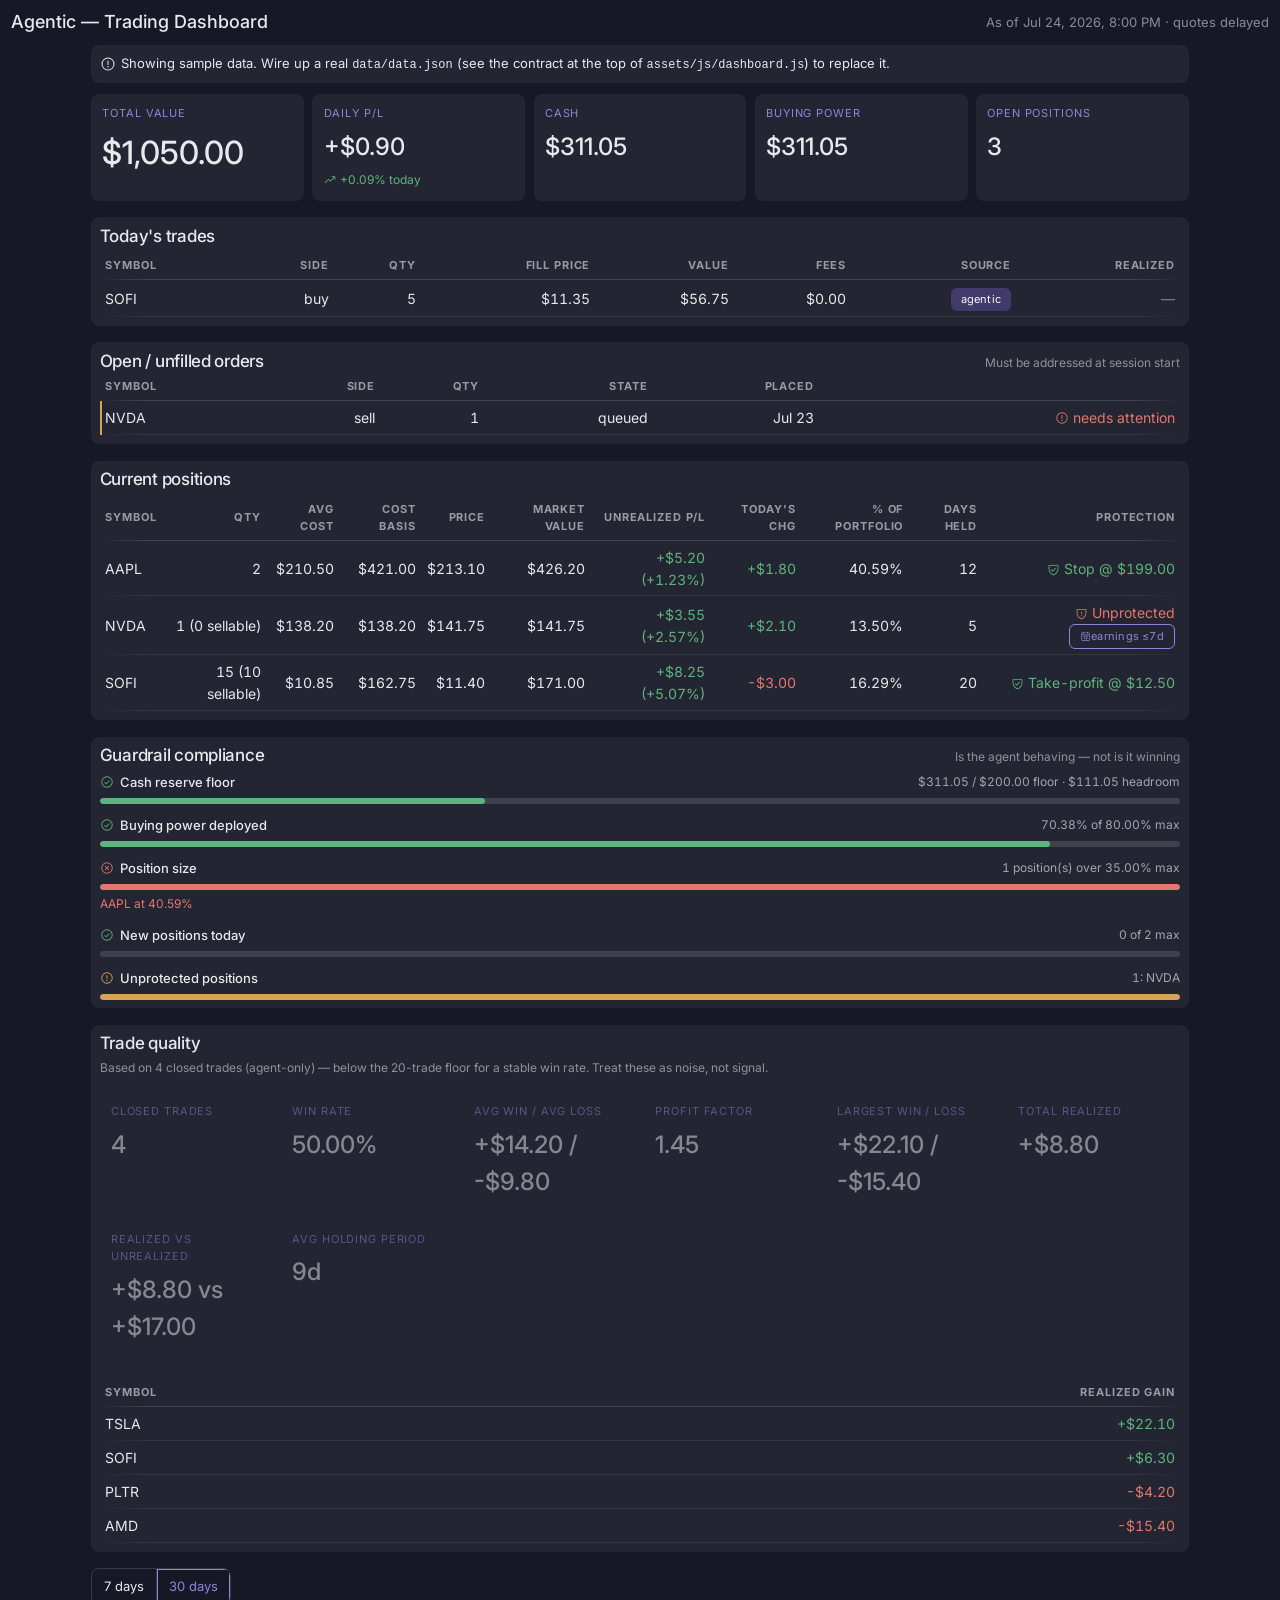
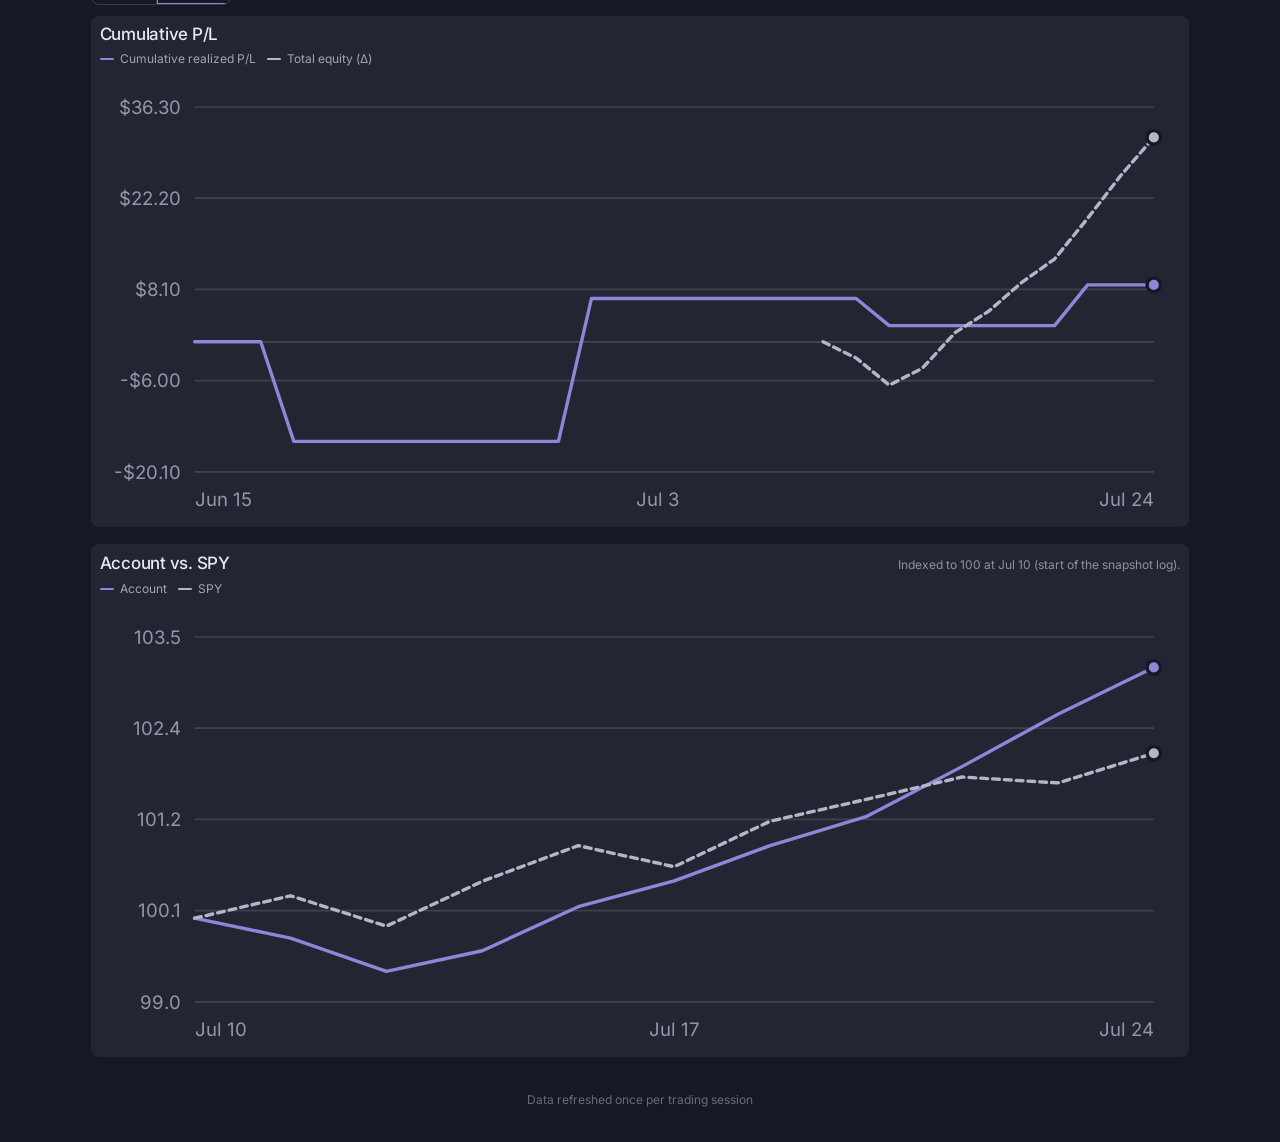
<file: index.html>
<!DOCTYPE html>
<html lang="en">
<head>
<meta charset="UTF-8" />
<meta name="viewport" content="width=device-width, initial-scale=1" />
<title>Trading Dashboard — Agentic</title>
<link rel="stylesheet" href="assets/css/nocturne.css" />
<link rel="stylesheet" href="assets/css/dashboard.css" />
</head>
<body>

<nav class="nav">
  <span class="nav-brand"><span id="account-label">Agentic</span> — Trading Dashboard</span>
  <span class="as-of" id="as-of"></span>
</nav>

<div class="page">

<div class="banner" id="demo-banner" style="display:none;">
  <svg class="icon" width="16" height="16" viewBox="0 0 256 256" fill="currentColor"><path d="M128,24A104,104,0,1,0,232,128,104.11,104.11,0,0,0,128,24Zm0,192a88,88,0,1,1,88-88A88.1,88.1,0,0,1,128,216Zm-8-80V80a8,8,0,0,1,16,0v56a8,8,0,0,1-16,0Zm20,36a12,12,0,1,1-12-12A12,12,0,0,1,140,172Z"/></svg>
  <span>Showing sample data. Wire up a real <code>data/data.json</code> (see the contract at the top of <code>assets/js/dashboard.js</code>) to replace it.</span>
</div>

<div class="banner warn" id="stale-banner" style="display:none;">
  <svg class="icon" width="16" height="16" viewBox="0 0 256 256" fill="currentColor"><path d="M128,24A104,104,0,1,0,232,128,104.11,104.11,0,0,0,128,24Zm0,192a88,88,0,1,1,88-88A88.1,88.1,0,0,1,128,216Zm-8-80V80a8,8,0,0,1,16,0v56a8,8,0,0,1-16,0Zm20,36a12,12,0,1,1-12-12A12,12,0,0,1,140,172Z"/></svg>
  <span id="stale-banner-text"></span>
</div>

<section class="stat-grid" id="stat-grid" aria-label="Account summary"></section>

<!-- Today's trades -->
<section class="card">
  <div class="card-section-header"><h2 class="card-title">Today's trades</h2></div>
  <div class="table-scroll">
    <table class="table">
      <thead>
        <tr>
          <th>Symbol</th><th>Side</th><th>Qty</th><th>Fill price</th><th>Value</th><th>Fees</th><th>Source</th><th>Realized</th>
        </tr>
      </thead>
      <tbody id="trades-body"></tbody>
    </table>
  </div>
</section>

<!-- Open / unfilled orders -->
<section class="card" id="open-orders-section" style="display:none;">
  <div class="card-section-header">
    <h2 class="card-title">Open / unfilled orders</h2>
    <span class="card-note">Must be addressed at session start</span>
  </div>
  <div class="table-scroll">
    <table class="table">
      <thead>
        <tr><th>Symbol</th><th>Side</th><th>Qty</th><th>State</th><th>Placed</th><th></th></tr>
      </thead>
      <tbody id="open-orders-body"></tbody>
    </table>
  </div>
</section>

<!-- Positions -->
<section class="card">
  <div class="card-section-header"><h2 class="card-title">Current positions</h2></div>
  <div class="table-scroll">
    <table class="table">
      <thead>
        <tr>
          <th>Symbol</th><th>Qty</th><th>Avg cost</th><th>Cost basis</th><th>Price</th><th>Market value</th>
          <th>Unrealized P/L</th><th>Today's chg</th><th>% of portfolio</th><th>Days held</th><th>Protection</th>
        </tr>
      </thead>
      <tbody id="positions-body"></tbody>
    </table>
  </div>
</section>

<!-- Guardrail compliance -->
<section class="card">
  <div class="card-section-header">
    <h2 class="card-title">Guardrail compliance</h2>
    <span class="card-note">Is the agent behaving — not is it winning</span>
  </div>
  <div class="guardrail-list" id="guardrail-list"></div>
</section>

<!-- Trade quality -->
<section class="card">
  <div class="card-section-header"><h2 class="card-title">Trade quality</h2></div>
  <p class="sample-size-note" id="trade-quality-note"></p>
  <div class="stat-grid" id="trade-quality-grid"></div>
  <div class="table-scroll">
    <table class="table">
      <thead><tr><th>Symbol</th><th>Realized gain</th></tr></thead>
      <tbody id="per-symbol-body"></tbody>
    </table>
  </div>
</section>

<!-- Charts -->
<div class="chart-filters">
  <div class="seg" role="radiogroup" aria-label="Chart range" id="chart-range-filter">
    <label class="seg-opt"><input type="radio" name="range" value="7" /><span>7 days</span></label>
    <label class="seg-opt"><input type="radio" name="range" value="30" checked /><span>30 days</span></label>
  </div>
</div>

<section class="card">
  <div class="card-section-header">
    <h2 class="card-title">Cumulative P/L</h2>
    <span class="card-note" id="chart-a-note"></span>
  </div>
  <div class="chart-legend" id="chart-a-legend"></div>
  <div class="chart-wrap">
    <div id="chart-a-wrap"></div>
  </div>
</section>

<section class="card">
  <div class="card-section-header">
    <h2 class="card-title">Account vs. SPY</h2>
    <span class="card-note" id="chart-b-note"></span>
  </div>
  <div class="chart-legend" id="chart-b-legend"></div>
  <div class="chart-wrap">
    <div id="chart-b-wrap"></div>
  </div>
</section>

<footer class="dash-footer">
  Data refreshed once per trading session
</footer>

</div>

<script src="assets/js/dashboard.js"></script>
</body>
</html>
</file>
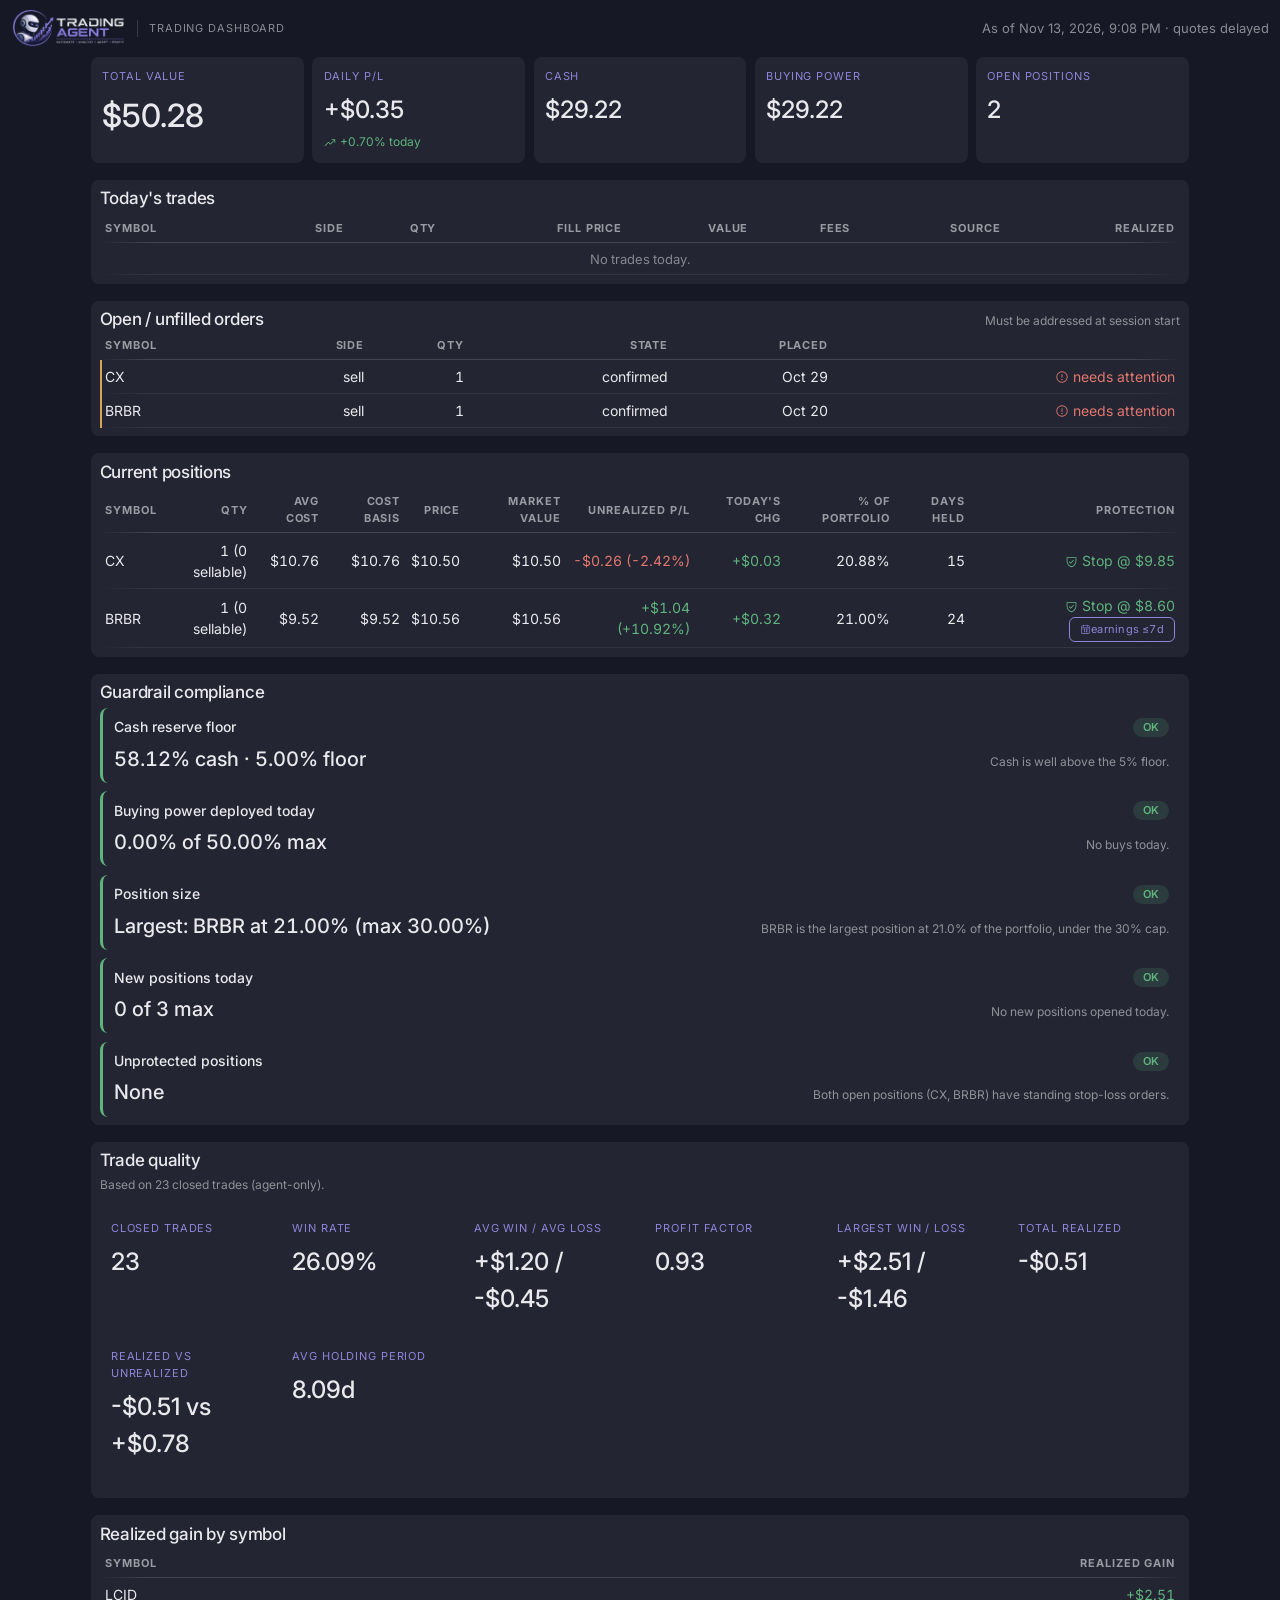
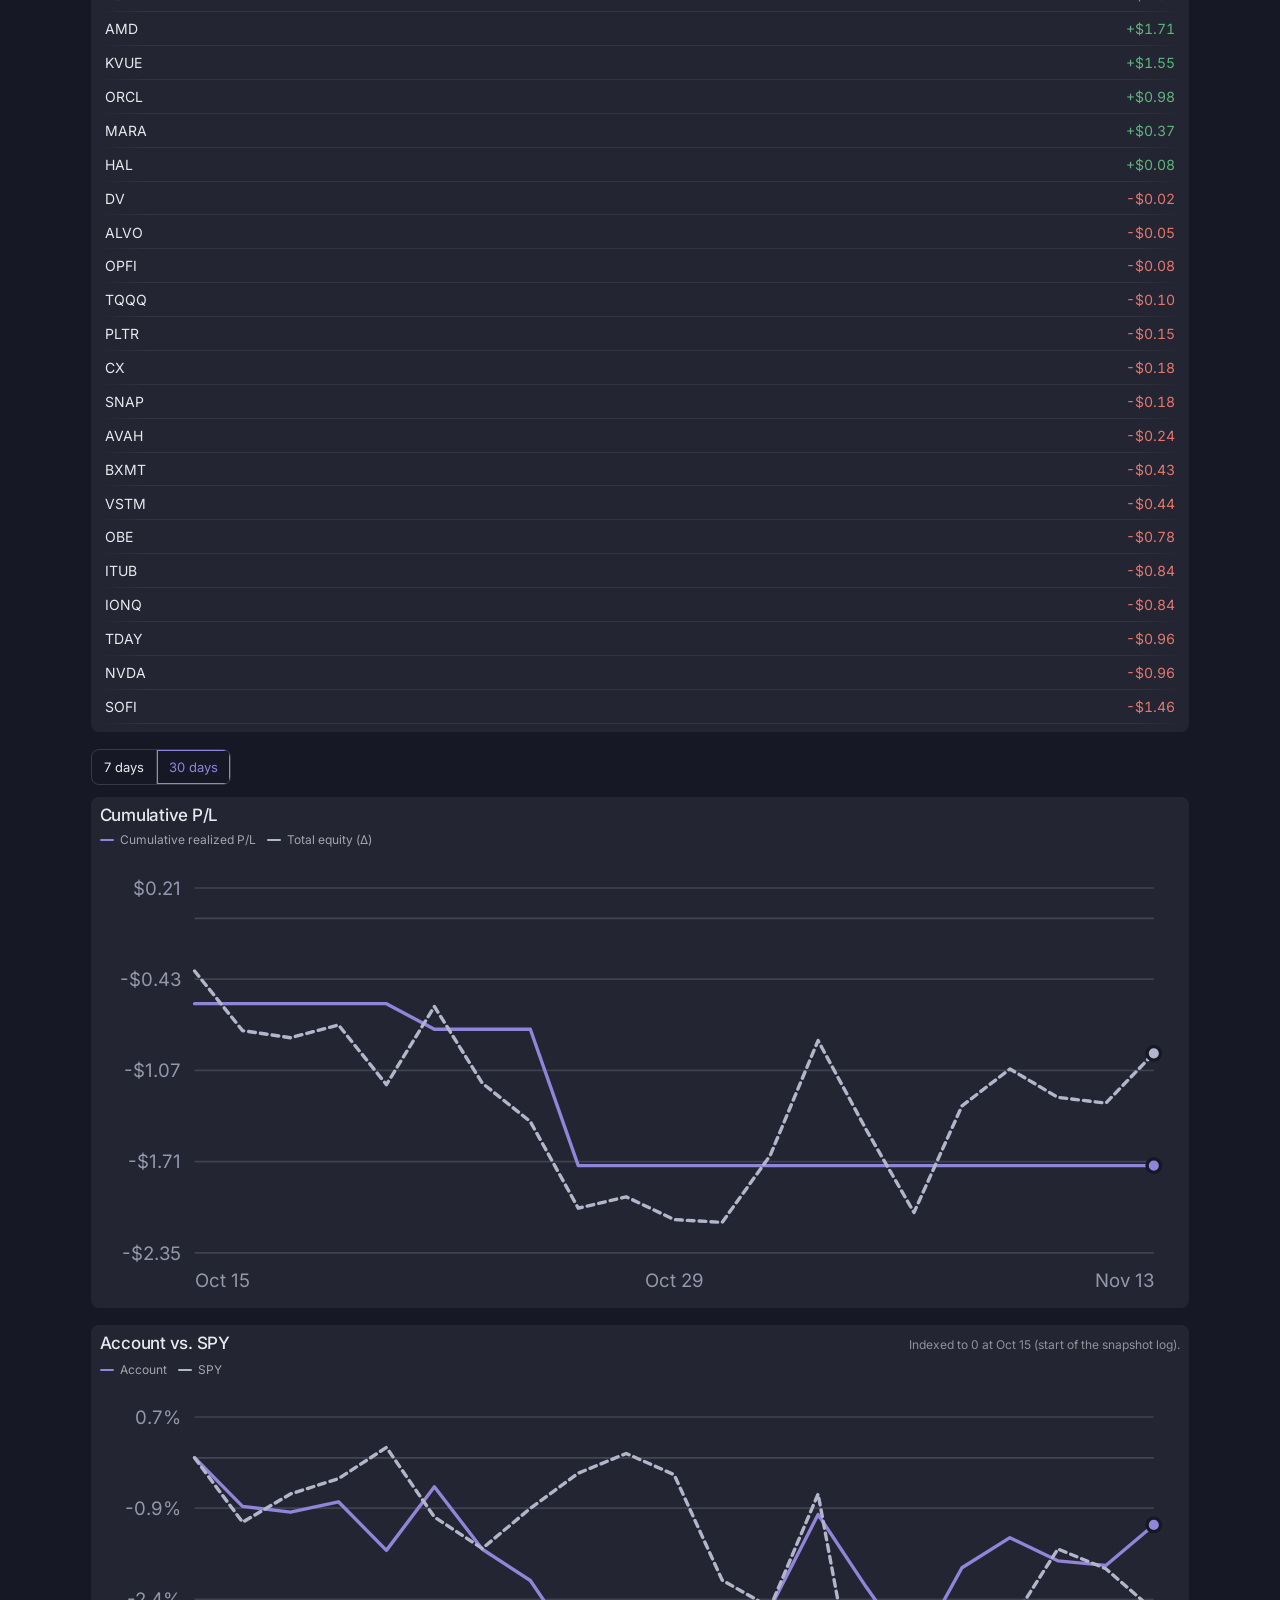
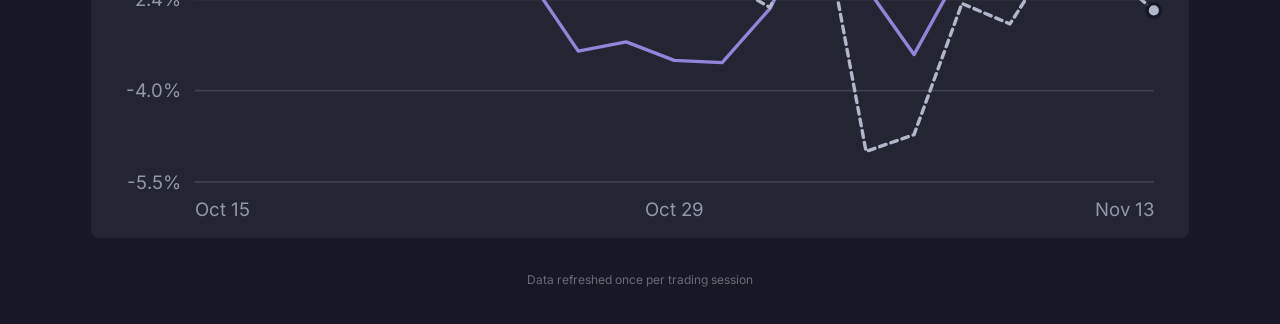
<file: docs/index.html>
<!DOCTYPE html>
<html lang="en">
<head>
<meta charset="UTF-8" />
<meta name="viewport" content="width=device-width, initial-scale=1" />
<title>Trading Dashboard — Agentic</title>
<link rel="icon" type="image/png" sizes="32x32" href="assets/images/favicon-32.png" />
<link rel="icon" type="image/png" sizes="192x192" href="assets/images/favicon-192.png" />
<link rel="icon" type="image/png" sizes="512x512" href="assets/images/favicon-512.png" />
<link rel="apple-touch-icon" sizes="180x180" href="assets/images/favicon-180.png" />
<link rel="stylesheet" href="assets/css/nocturne.css" />
<link rel="stylesheet" href="assets/css/dashboard.css" />
</head>
<body>

<nav class="nav">
  <img class="nav-logo" src="assets/images/AgenticDashboardLogo.png"
       alt="Trading Agent" width="481" height="168" />
  <span class="nav-account">Trading Dashboard</span>
  <span class="as-of" id="as-of"></span>
</nav>

<div class="page">

<div class="banner" id="demo-banner" style="display:none;">
  <svg class="icon" width="16" height="16" viewBox="0 0 256 256" fill="currentColor"><path d="M128,24A104,104,0,1,0,232,128,104.11,104.11,0,0,0,128,24Zm0,192a88,88,0,1,1,88-88A88.1,88.1,0,0,1,128,216Zm-8-80V80a8,8,0,0,1,16,0v56a8,8,0,0,1-16,0Zm20,36a12,12,0,1,1-12-12A12,12,0,0,1,140,172Z"/></svg>
  <span>Showing sample data. Wire up a real <code>data/data.json</code> (see the contract at the top of <code>assets/js/dashboard.js</code>) to replace it.</span>
</div>

<div class="banner warn" id="stale-banner" style="display:none;">
  <svg class="icon" width="16" height="16" viewBox="0 0 256 256" fill="currentColor"><path d="M128,24A104,104,0,1,0,232,128,104.11,104.11,0,0,0,128,24Zm0,192a88,88,0,1,1,88-88A88.1,88.1,0,0,1,128,216Zm-8-80V80a8,8,0,0,1,16,0v56a8,8,0,0,1-16,0Zm20,36a12,12,0,1,1-12-12A12,12,0,0,1,140,172Z"/></svg>
  <span id="stale-banner-text"></span>
</div>

<section class="stat-grid" id="stat-grid" aria-label="Account summary"></section>

<!-- Today's trades -->
<section class="card">
  <div class="card-section-header"><h2 class="card-title">Today's trades</h2></div>
  <div class="table-scroll">
    <table class="table">
      <thead>
        <tr>
          <th>Symbol</th><th>Side</th><th>Qty</th><th>Fill price</th><th>Value</th><th>Fees</th><th>Source</th><th>Realized</th>
        </tr>
      </thead>
      <tbody id="trades-body"></tbody>
    </table>
  </div>
</section>

<!-- Open / unfilled orders -->
<section class="card" id="open-orders-section" style="display:none;">
  <div class="card-section-header">
    <h2 class="card-title">Open / unfilled orders</h2>
    <span class="card-note">Must be addressed at session start</span>
  </div>
  <div class="table-scroll">
    <table class="table">
      <thead>
        <tr><th>Symbol</th><th>Side</th><th>Qty</th><th>State</th><th>Placed</th><th></th></tr>
      </thead>
      <tbody id="open-orders-body"></tbody>
    </table>
  </div>
</section>

<!-- Positions -->
<section class="card">
  <div class="card-section-header"><h2 class="card-title">Current positions</h2></div>
  <div class="table-scroll">
    <table class="table">
      <thead>
        <tr>
          <th>Symbol</th><th>Qty</th><th>Avg cost</th><th>Cost basis</th><th>Price</th><th>Market value</th>
          <th>Unrealized P/L</th><th>Today's chg</th><th>% of portfolio</th><th>Days held</th><th>Protection</th>
        </tr>
      </thead>
      <tbody id="positions-body"></tbody>
    </table>
  </div>
</section>

<!-- Guardrail compliance -->
<section class="card">
  <div class="card-section-header">
    <h2 class="card-title">Guardrail compliance</h2>
  </div>
  <div class="guardrail-list" id="guardrail-list"></div>
</section>

<!-- Trade quality -->
<section class="card">
  <div class="card-section-header"><h2 class="card-title">Trade quality</h2></div>
  <p class="sample-size-note" id="trade-quality-note"></p>
  <div class="stat-grid" id="trade-quality-grid"></div>
</section>

<!-- Realized gain by symbol -->
<section class="card">
  <div class="card-section-header"><h2 class="card-title">Realized gain by symbol</h2></div>
  <div class="table-scroll">
    <table class="table">
      <thead><tr><th>Symbol</th><th>Realized gain</th></tr></thead>
      <tbody id="per-symbol-body"></tbody>
    </table>
  </div>
</section>

<!-- Charts -->
<div class="chart-filters">
  <div class="seg" role="radiogroup" aria-label="Chart range" id="chart-range-filter">
    <label class="seg-opt"><input type="radio" name="range" value="7" /><span>7 days</span></label>
    <label class="seg-opt"><input type="radio" name="range" value="30" checked /><span>30 days</span></label>
  </div>
</div>

<section class="card">
  <div class="card-section-header">
    <h2 class="card-title">Cumulative P/L</h2>
    <span class="card-note" id="chart-a-note"></span>
  </div>
  <div class="chart-legend" id="chart-a-legend"></div>
  <div class="chart-wrap">
    <div id="chart-a-wrap"></div>
  </div>
</section>

<section class="card">
  <div class="card-section-header">
    <h2 class="card-title">Account vs. SPY</h2>
    <span class="card-note" id="chart-b-note"></span>
  </div>
  <div class="chart-legend" id="chart-b-legend"></div>
  <div class="chart-wrap">
    <div id="chart-b-wrap"></div>
  </div>
</section>

<footer class="dash-footer">
  Data refreshed once per trading session
</footer>

</div>

<script src="assets/js/dashboard.js"></script>
</body>
</html>
</file>
<file: assets/css/nocturne.css>
/* Nocturne — design-system tokens and component classes. This file is the source of truth for the system's look; retune it here and see readme.md. */
@import url('https://fonts.googleapis.com/css2?family=Inter:wght@400;500;600;700&display=swap');

:root {
  --color-bg: #161826;
  --color-surface: #232532;
  --color-text: #e9e9ed;
  --color-accent: #9184d9; /* review round 7 (Barron): the accent moves to
     the product's blurple — OKLCH hue 289.2, the hue of the app's own Pro
     accent (#9a8fe0, --om-accent-pro) — at the same lightness the steel
     accent held (L 0.660, so the documented ratios survive) and chroma
     in the product blurple's own range (its token sits at C 0.118; the
     accent takes 0.125, from the old steel's 0.030):
     the accent now reads as an accent rather than another neutral. */
  --color-accent-2: #a7a1db; /* the machine-derived stand-in follows: same
     hue, same L 0.734, chroma at the same 2:3 proportion it held */
  --color-divider: color-mix(in srgb, #e9e9ed 16%, transparent);

  /* Tonal ramps — generated in OKLCH on one shared lightness scale, so the
     same step of any role matches the others in visual value. */
  --color-neutral-100: #f3f5fe;
  --color-neutral-200: #e4e7f5;
  --color-neutral-300: #cfd3e5;
  --color-neutral-400: #b2b6ca;
  --color-neutral-500: #9397ab;
  --color-neutral-600: #75798c;
  --color-neutral-700: #595d6c;
  --color-neutral-800: #3f424d;
  --color-neutral-900: #292b31;

  --color-accent-100: #f5f4ff;
  --color-accent-200: #e7e5fe;
  --color-accent-300: #d2cefd;
  --color-accent-400: #b5abfc;
  --color-accent-500: #968ae0;
  --color-accent-600: #796cbf;
  --color-accent-700: #5d5294;
  --color-accent-800: #423a6a;
  --color-accent-900: #2b2741;

  --color-accent-2-100: #f5f4ff;
  --color-accent-2-200: #e7e5fe;
  --color-accent-2-300: #d2cefd;
  --color-accent-2-400: #b5afe8;
  --color-accent-2-500: #9690c9;
  --color-accent-2-600: #7972a9;
  --color-accent-2-700: #5c5783;
  --color-accent-2-800: #423e5d;
  --color-accent-2-900: #2b293a;

  /* Deck section-divider ground — review round 3: saturation as presence.
     Dividers take a saturated deep indigo (hue 277, the neutral ramp's own
     family; C 0.094 — written when the accent held C 0.030, before the
     round-7 blurple raised it past the ground's) with a lighter bloom and
     a ghost tint of the same hue, while the slide grounds stay
     desaturated. Deck-scale fills only — not interface colors. */
  --color-section: #262a60;
  --color-section-glow: #353b80;
  --color-section-ghost: #4c5397;

  --font-heading: "Inter", system-ui, sans-serif;
  --font-heading-weight: 500;
  --font-body: "Inter", system-ui, sans-serif;

  --space-1: 2.8px;
  --space-2: 5.6px;
  --space-3: 8.4px;
  --space-4: 11.2px;
  --space-6: 16.8px;
  --space-8: 22.4px;

  --radius-sm: 4px;
  --radius-md: 8px;
  --radius-lg: 14px;

  /* Elevation — derived from the ground: soft ink-tinted shadows on a
     light theme, a hairline edge + ambient darkness on a dark one. */
  --shadow-sm: 0 0 0 1px #3f424d;
  --shadow-md: 0 0 0 1px #595d6c, 0 6px 18px rgba(0,0,0,0.55);
  --shadow-lg: 0 0 0 1px #9397ab, 0 16px 40px rgba(0,0,0,0.65);
}

body {
  background: var(--color-bg);
  color: var(--color-text);
  font-family: var(--font-body);
}
h1, h2, h3, h4 { font-family: var(--font-heading); font-weight: var(--font-heading-weight); }

.lighten{mix-blend-mode:lighten;background-color:transparent}

/* ══════════════════════════════════════════════════════════════════════════
   Components — built with the tokens above. Plain CSS
   on plain HTML: no JavaScript, no build step. Each class is documented in
   readme.md and demonstrated in foundations/ and components/.
   ══════════════════════════════════════════════════════════════════════ */

*, *::before, *::after { box-sizing: border-box; }
body { margin: 0; font-size: 15px; line-height: 1.55; font-weight: 400; }
h1, h2, h3, h4, h5, h6 {
  font-family: var(--font-heading); font-weight: var(--font-heading-weight);
  line-height: 1.12; letter-spacing: -0.015em; margin: 0 0 var(--space-2);
}
h1 { font-size: 42px; }
h2 { font-size: 32px; }
h3 { font-size: 25px; }
h4 { font-size: 20px; }
h5 { font-size: 16px; }
h6 { font-size: 13px; }
h6 { letter-spacing: 0.08em; text-transform: uppercase; }
p { margin: 0 0 var(--space-3); }
a { color: var(--color-accent); text-underline-offset: 3px; }
img { display: block; max-width: 100%; }
figure { margin: 0; }
figcaption {
  font-size: 11px; margin-top: var(--space-1);
  color: color-mix(in srgb, var(--color-text) 55%, transparent);
}
.text-muted { color: color-mix(in srgb, var(--color-text) 55%, transparent); }
:focus { outline: none; }
:focus-visible { outline: 2px solid var(--color-accent); outline-offset: 2px; }
::selection { background: color-mix(in srgb, var(--color-accent) 30%, transparent); }

/* — rules — */
/* Rules fade to transparent at both ends instead of stopping cleanly — a
   Nocturne signature. The ramp is 48px an end (one deck baseline unit),
   painted from the same divider token. Freestanding rules fade; box
   outlines, in-control separators, and short accent marks stay solid. */
.hr {
  height: 1px; border: 0; margin: var(--space-4) 0;
  background: linear-gradient(to right,
    transparent, var(--color-divider) 48px,
    var(--color-divider) calc(100% - 48px), transparent);
}

/* — buttons — */
.btn {
  display: inline-flex; align-items: center; justify-content: center; gap: 6px;
  cursor: pointer; text-decoration: none;
  font-family: var(--font-heading); font-weight: var(--font-heading-weight);
  font-size: 14px; line-height: 1.2; color: var(--color-text); /* matches the .input's 14px —
     the pair sits side by side in sign-up rows */
  background: transparent; border: 1px solid transparent;
  padding: var(--space-2) calc(var(--space-3) * 1.2);
  border-radius: var(--radius-md);
}
.btn svg { display: block; }
.btn:disabled { opacity: 0.45; cursor: not-allowed; }
.btn-primary { color: var(--color-accent); border-color: var(--color-accent); }
.btn-primary:hover { background: color-mix(in srgb, var(--color-accent) 12%, transparent); }
.btn-primary:active { background: color-mix(in srgb, var(--color-accent) 22%, transparent); }
.btn-secondary { border-color: var(--color-divider); }
.btn-secondary:hover { background: color-mix(in srgb, var(--color-text) 7%, transparent); }
.btn-secondary:active { background: color-mix(in srgb, var(--color-text) 14%, transparent); }
.btn-ghost { color: var(--color-accent); padding-inline: var(--space-1); }
.btn-ghost:hover { background: color-mix(in srgb, var(--color-accent) 10%, transparent); }
.btn-ghost:active { background: color-mix(in srgb, var(--color-accent) 18%, transparent); }
.btn-icon { width: 36px; height: 36px; padding: 0; }
.btn-block { width: 100%; margin-top: var(--space-2); }

/* — forms — */
.field > label {
  display: block; font-size: 12px; margin-bottom: 5px;
  color: color-mix(in srgb, var(--color-text) 70%, transparent);
}
.input {
  width: 100%; min-height: 36px; padding: 6px 10px; font: inherit;
  font-size: 14px; color: var(--color-text); caret-color: var(--color-accent);
  background: var(--color-surface);
  border: 1px solid var(--color-divider); border-radius: var(--radius-md);
}
.input:hover { border-color: color-mix(in srgb, var(--color-text) 45%, transparent); }
.input:focus-visible { border-color: var(--color-accent); outline-offset: 0; }
textarea.input { min-height: 90px; resize: vertical; }
.radio { display: inline-flex; align-items: center; gap: 8px; cursor: pointer; font-size: 14px; }
.radio input, .seg-opt input {
  position: absolute; opacity: 0; width: 0; height: 0; pointer-events: none;
}
.radio .dot {
  width: 16px; height: 16px; flex: none; border-radius: 50%;
  border: 1.5px solid var(--color-divider);
}
.radio:hover .dot { border-color: var(--color-accent); }
.radio input:checked + .dot {
  border-color: var(--color-accent); background: var(--color-accent);
  box-shadow: inset 0 0 0 4px var(--color-bg);
}
.radio input:focus-visible + .dot { outline: 2px solid var(--color-accent); outline-offset: 2px; }
.seg {
  display: inline-flex; overflow: hidden;
  border: 1px solid var(--color-divider); border-radius: var(--radius-md);
}
.seg-opt {
  display: inline-flex; align-items: center; gap: 6px;
  padding: 7px 12px; font-size: 13px; cursor: pointer;
}
.seg-opt + .seg-opt { border-left: 1px solid var(--color-divider); }
.seg-opt:has(input:checked) { color: var(--color-accent); box-shadow: inset 0 0 0 1px var(--color-accent); }
.seg-opt:not(:has(input:checked)):hover { background: color-mix(in srgb, var(--color-text) 7%, transparent); }
.seg-opt:has(input:focus-visible) { outline: 2px solid var(--color-accent); outline-offset: -2px; }

/* — cards — */
.card {
  display: flex; flex-direction: column; gap: var(--space-2);
  padding: var(--space-3); border-radius: var(--radius-md); background: var(--color-surface);
}
.card-kicker { font-size: 10px; letter-spacing: 0.1em; text-transform: uppercase; color: var(--color-accent); }
.card-title {
  font-family: var(--font-heading); font-weight: var(--font-heading-weight);
  font-size: 17px; line-height: 1.2;
}
.card-body { margin: 0; font-size: 13px; opacity: 0.8; flex: 1; }
.card-meta {
  display: flex; align-items: center; gap: 6px; font-size: 11px;
  color: color-mix(in srgb, var(--color-text) 50%, transparent);
}
.elev-sm { box-shadow: var(--shadow-sm); }
.elev-md { box-shadow: var(--shadow-md); }
.elev-lg { box-shadow: var(--shadow-lg); }

/* — tags — */
.tag {
  display: inline-flex; align-items: center; font-size: 11px;
  letter-spacing: 0.02em; padding: 3px 10px;
  border-radius: calc(var(--radius-md) * 0.75);
}
.tag-accent { background: var(--color-accent-800); color: var(--color-accent-100); }
.tag-accent-2 { background: var(--color-accent-2-800); color: var(--color-accent-2-100); }
.tag-neutral { background: var(--color-neutral-800); color: var(--color-neutral-100); }
.tag-outline { border: 1px solid var(--color-accent); color: var(--color-accent); }

/* — navigation — */
.nav {
  display: flex; align-items: center; gap: var(--space-4);
  padding: var(--space-3) var(--space-4);
  border-bottom: none;
}
.nav-brand {
  font-family: var(--font-heading); font-weight: var(--font-heading-weight);
  font-size: 18px; margin-right: auto;
}
.nav a { color: inherit; text-decoration: none; font-size: 14px; }
.nav a:hover, .nav a[aria-current='page'] { color: var(--color-accent); }

/* — tables — */
.table { width: 100%; border-collapse: collapse; font-size: 14px; }
.table th {
  text-align: left; font-size: 11px; letter-spacing: 0.08em; text-transform: uppercase;
  color: color-mix(in srgb, var(--color-text) 60%, transparent);
  padding: var(--space-2); border-bottom: 1px solid transparent; /* keeps layout; the row paints the fading rule */
}
.table td {
  padding: var(--space-2);
  border-bottom: 1px solid transparent;
}
/* Row rules as row-level strips so the end-fade spans the row, not each cell. */
.table thead tr {
  background: linear-gradient(to right,
    transparent, var(--color-divider) 48px,
    var(--color-divider) calc(100% - 48px), transparent) no-repeat bottom / 100% 1px;
}
.table tbody tr {
  background: linear-gradient(to right,
    transparent, color-mix(in srgb, var(--color-text) 8%, transparent) 48px,
    color-mix(in srgb, var(--color-text) 8%, transparent) calc(100% - 48px), transparent) no-repeat bottom / 100% 1px;
}
.table tbody tr:hover {
  /* the hover tint layers over the row rule, which keeps painting */
  background:
    linear-gradient(color-mix(in srgb, var(--color-text) 4%, transparent),
                    color-mix(in srgb, var(--color-text) 4%, transparent)) no-repeat 0 0 / 100% 100%,
    linear-gradient(to right,
      transparent, color-mix(in srgb, var(--color-text) 8%, transparent) 48px,
      color-mix(in srgb, var(--color-text) 8%, transparent) calc(100% - 48px), transparent) no-repeat bottom / 100% 1px;
}

/* — dialog — */
.dialog-backdrop {
  position: fixed; inset: 0; display: grid; place-items: center;
  padding: var(--space-4);
  background: color-mix(in srgb, var(--color-neutral-900) 50%, transparent);
}
.dialog {
  width: min(440px, 100%); display: flex; flex-direction: column; gap: var(--space-3);
  padding: var(--space-4); border-radius: var(--radius-lg);
  background: var(--color-surface); box-shadow: var(--shadow-lg);
}
.dialog-title {
  font-family: var(--font-heading); font-weight: var(--font-heading-weight);
  font-size: 20px;
}
.dialog-body { font-size: 14px; opacity: 0.85; }
.dialog-actions { display: flex; justify-content: flex-end; gap: var(--space-2); margin-top: var(--space-2); }
</file>
<file: assets/css/dashboard.css>
/* Trading Dashboard — Agentic Account
   Extension layer on top of ../nocturne.css (the Nocturne design system —
   see that file + the project's readme.md for the token source of truth).
   Only additive classes live here: nothing in this file hard-codes a
   Nocturne role color that nocturne.css already names as a variable.

   Nocturne is a mono scheme (one accent, no semantic red/green/amber).
   A P/L dashboard needs gain/loss/warning at a glance, so three status
   colors are added below, derived at the same lightness/chroma family as
   the system's own ramps and used the same way the system uses its
   accent: as text, small marks and thin lines — never a flood fill. */

:root {
  --color-gain: #5fb37c;
  --color-loss: #e2776e;
  --color-warn: #d9a354;

  --color-gain-tint: color-mix(in srgb, var(--color-gain) 16%, transparent);
  --color-loss-tint: color-mix(in srgb, var(--color-loss) 16%, transparent);
  --color-warn-tint: color-mix(in srgb, var(--color-warn) 16%, transparent);

  /* the second chart voice — a neutral line beside the accent line, so a
     two-series chart still reads as "your account" vs "everything else"
     rather than introducing a hue the system doesn't have. */
  --color-chart-compare: var(--color-neutral-400);
}

body { background: var(--color-bg); }

.page {
  max-width: 1120px;
  margin: 0 auto;
  padding: 0 var(--space-4) var(--space-8);
}

.icon { display: inline-block; vertical-align: -2px; flex: none; }

.as-of { font-size: 13px; color: color-mix(in srgb, var(--color-text) 55%, transparent); }

.banner {
  display: flex; align-items: center; gap: var(--space-2);
  background: var(--color-surface);
  border-radius: var(--radius-md);
  padding: var(--space-3);
  font-size: 13px;
  margin: 0 0 var(--space-4);
}
.banner.warn { color: var(--color-warn); }
.banner code {
  font-family: ui-monospace, "SF Mono", Menlo, monospace;
  font-size: 0.92em;
  color: var(--color-text);
}

/* ---------- Stat tiles ---------- */

.stat-grid {
  display: grid;
  grid-template-columns: repeat(auto-fit, minmax(150px, 1fr));
  gap: var(--space-3);
  margin: 0 0 var(--space-6);
}

.stat-tile {
  background: var(--color-surface);
  border-radius: var(--radius-md);
  padding: var(--space-4);
}

.stat-tile .label { font-size: 11px; letter-spacing: 0.08em; text-transform: uppercase; color: var(--color-accent); margin-bottom: var(--space-2); }

.stat-tile .value {
  font-family: var(--font-heading);
  font-weight: var(--font-heading-weight);
  font-size: 24px;
}

.stat-tile.hero .value { font-size: 32px; }

.stat-tile .delta {
  display: flex; align-items: center; gap: 4px;
  font-size: 12px;
  margin-top: var(--space-2);
}

.gain { color: var(--color-gain); }
.loss { color: var(--color-loss); }
.warn-text { color: var(--color-warn); }
.null-val { color: color-mix(in srgb, var(--color-text) 45%, transparent); }

/* ---------- Section cards ---------- */

section.card { margin: 0 0 var(--space-6); }

.card-section-header {
  display: flex; align-items: baseline; justify-content: space-between; gap: var(--space-3);
  flex-wrap: wrap;
}

.card-section-header .card-title { margin: 0; }

.card-note { font-size: 12px; color: color-mix(in srgb, var(--color-text) 55%, transparent); }

.table-scroll { overflow-x: auto; }

.table td { font-variant-numeric: tabular-nums; }
.table th:not(:first-child), .table td:not(:first-child) { text-align: right; }

.empty-state { text-align: center; padding: var(--space-4); color: color-mix(in srgb, var(--color-text) 50%, transparent); font-size: 13px; }

tr.stale-row { box-shadow: inset 2px 0 0 var(--color-warn); }

/* ---------- Guardrail meters ---------- */

.guardrail-list { display: flex; flex-direction: column; gap: var(--space-4); }

.guardrail-row .g-top {
  display: flex; align-items: center; justify-content: space-between; gap: var(--space-2);
  font-size: 13px; margin-bottom: var(--space-2);
}

.guardrail-row .g-label { display: flex; align-items: center; gap: 6px; font-weight: 500; }

.guardrail-row .g-value { color: color-mix(in srgb, var(--color-text) 65%, transparent); font-variant-numeric: tabular-nums; font-size: 12px; }

.meter-track {
  height: 6px;
  border-radius: 999px;
  background: var(--color-neutral-800);
  overflow: hidden;
}

.meter-fill { height: 100%; border-radius: 999px; background: var(--color-gain); }
.meter-fill.warn { background: var(--color-warn); }
.meter-fill.loss { background: var(--color-loss); }

.flag-list { margin-top: var(--space-2); font-size: 12px; color: var(--color-loss); }

/* ---------- Charts ---------- */

.chart-filters { margin: 0 0 var(--space-4); }

.chart-legend {
  display: flex; gap: var(--space-4); font-size: 12px;
  color: color-mix(in srgb, var(--color-text) 65%, transparent);
  margin-bottom: var(--space-2); flex-wrap: wrap;
}
.chart-legend .key { display: inline-flex; align-items: center; gap: 6px; }
.chart-legend .swatch { width: 14px; height: 2px; border-radius: 2px; }

.chart-wrap { position: relative; }
.chart-wrap svg { width: 100%; height: auto; display: block; overflow: visible; }

.chart-tooltip {
  position: absolute; pointer-events: none;
  background: var(--color-neutral-900);
  border-radius: var(--radius-sm);
  box-shadow: var(--shadow-md);
  padding: var(--space-3);
  font-size: 12px;
  min-width: 150px;
  opacity: 0;
  transition: opacity 0.08s ease;
  z-index: 5;
}
.chart-tooltip.visible { opacity: 1; }
.chart-tooltip .tt-date { color: color-mix(in srgb, var(--color-text) 55%, transparent); margin-bottom: var(--space-2); }
.chart-tooltip .tt-row { display: flex; justify-content: space-between; gap: 12px; }
.chart-tooltip .tt-row .tt-name { display: flex; align-items: center; gap: 6px; color: color-mix(in srgb, var(--color-text) 70%, transparent); }
.chart-tooltip .tt-row .tt-key { width: 10px; height: 2px; display: inline-block; }
.chart-tooltip .tt-row .tt-value { font-weight: 600; font-variant-numeric: tabular-nums; }

.freshness-note { font-size: 12px; color: color-mix(in srgb, var(--color-text) 50%, transparent); margin-top: var(--space-3); }
.freshness-note.stale { color: var(--color-warn); }

.sample-size-note { font-size: 12px; color: color-mix(in srgb, var(--color-text) 55%, transparent); margin: 0 0 var(--space-3); }

[data-grey-below-sample="true"] { opacity: 0.5; }

footer.dash-footer {
  text-align: center; font-size: 12px;
  color: color-mix(in srgb, var(--color-text) 40%, transparent);
  padding: var(--space-6) 0 var(--space-4);
}

@media (max-width: 640px) {
  .table th, .table td { padding: var(--space-1) var(--space-2); font-size: 12px; }
}
</file>
<file: docs/assets/css/nocturne.css>
/* Nocturne — design-system tokens and component classes. This file is the source of truth for the system's look; retune it here and see readme.md. */
@import url('https://fonts.googleapis.com/css2?family=Inter:wght@400;500;600;700&display=swap');

:root {
  --color-bg: #161826;
  --color-surface: #232532;
  --color-text: #e9e9ed;
  --color-accent: #9184d9; /* review round 7 (Barron): the accent moves to
     the product's blurple — OKLCH hue 289.2, the hue of the app's own Pro
     accent (#9a8fe0, --om-accent-pro) — at the same lightness the steel
     accent held (L 0.660, so the documented ratios survive) and chroma
     in the product blurple's own range (its token sits at C 0.118; the
     accent takes 0.125, from the old steel's 0.030):
     the accent now reads as an accent rather than another neutral. */
  --color-accent-2: #a7a1db; /* the machine-derived stand-in follows: same
     hue, same L 0.734, chroma at the same 2:3 proportion it held */
  --color-divider: color-mix(in srgb, #e9e9ed 16%, transparent);

  /* Tonal ramps — generated in OKLCH on one shared lightness scale, so the
     same step of any role matches the others in visual value. */
  --color-neutral-100: #f3f5fe;
  --color-neutral-200: #e4e7f5;
  --color-neutral-300: #cfd3e5;
  --color-neutral-400: #b2b6ca;
  --color-neutral-500: #9397ab;
  --color-neutral-600: #75798c;
  --color-neutral-700: #595d6c;
  --color-neutral-800: #3f424d;
  --color-neutral-900: #292b31;

  --color-accent-100: #f5f4ff;
  --color-accent-200: #e7e5fe;
  --color-accent-300: #d2cefd;
  --color-accent-400: #b5abfc;
  --color-accent-500: #968ae0;
  --color-accent-600: #796cbf;
  --color-accent-700: #5d5294;
  --color-accent-800: #423a6a;
  --color-accent-900: #2b2741;

  --color-accent-2-100: #f5f4ff;
  --color-accent-2-200: #e7e5fe;
  --color-accent-2-300: #d2cefd;
  --color-accent-2-400: #b5afe8;
  --color-accent-2-500: #9690c9;
  --color-accent-2-600: #7972a9;
  --color-accent-2-700: #5c5783;
  --color-accent-2-800: #423e5d;
  --color-accent-2-900: #2b293a;

  /* Deck section-divider ground — review round 3: saturation as presence.
     Dividers take a saturated deep indigo (hue 277, the neutral ramp's own
     family; C 0.094 — written when the accent held C 0.030, before the
     round-7 blurple raised it past the ground's) with a lighter bloom and
     a ghost tint of the same hue, while the slide grounds stay
     desaturated. Deck-scale fills only — not interface colors. */
  --color-section: #262a60;
  --color-section-glow: #353b80;
  --color-section-ghost: #4c5397;

  --font-heading: "Inter", system-ui, sans-serif;
  --font-heading-weight: 500;
  --font-body: "Inter", system-ui, sans-serif;

  --space-1: 2.8px;
  --space-2: 5.6px;
  --space-3: 8.4px;
  --space-4: 11.2px;
  --space-6: 16.8px;
  --space-8: 22.4px;

  --radius-sm: 4px;
  --radius-md: 8px;
  --radius-lg: 14px;

  /* Elevation — derived from the ground: soft ink-tinted shadows on a
     light theme, a hairline edge + ambient darkness on a dark one. */
  --shadow-sm: 0 0 0 1px #3f424d;
  --shadow-md: 0 0 0 1px #595d6c, 0 6px 18px rgba(0,0,0,0.55);
  --shadow-lg: 0 0 0 1px #9397ab, 0 16px 40px rgba(0,0,0,0.65);
}

body {
  background: var(--color-bg);
  color: var(--color-text);
  font-family: var(--font-body);
}
h1, h2, h3, h4 { font-family: var(--font-heading); font-weight: var(--font-heading-weight); }

.lighten{mix-blend-mode:lighten;background-color:transparent}

/* ══════════════════════════════════════════════════════════════════════════
   Components — built with the tokens above. Plain CSS
   on plain HTML: no JavaScript, no build step. Each class is documented in
   readme.md and demonstrated in foundations/ and components/.
   ══════════════════════════════════════════════════════════════════════ */

*, *::before, *::after { box-sizing: border-box; }
body { margin: 0; font-size: 15px; line-height: 1.55; font-weight: 400; }
h1, h2, h3, h4, h5, h6 {
  font-family: var(--font-heading); font-weight: var(--font-heading-weight);
  line-height: 1.12; letter-spacing: -0.015em; margin: 0 0 var(--space-2);
}
h1 { font-size: 42px; }
h2 { font-size: 32px; }
h3 { font-size: 25px; }
h4 { font-size: 20px; }
h5 { font-size: 16px; }
h6 { font-size: 13px; }
h6 { letter-spacing: 0.08em; text-transform: uppercase; }
p { margin: 0 0 var(--space-3); }
a { color: var(--color-accent); text-underline-offset: 3px; }
img { display: block; max-width: 100%; }
figure { margin: 0; }
figcaption {
  font-size: 11px; margin-top: var(--space-1);
  color: color-mix(in srgb, var(--color-text) 55%, transparent);
}
.text-muted { color: color-mix(in srgb, var(--color-text) 55%, transparent); }
:focus { outline: none; }
:focus-visible { outline: 2px solid var(--color-accent); outline-offset: 2px; }
::selection { background: color-mix(in srgb, var(--color-accent) 30%, transparent); }

/* — rules — */
/* Rules fade to transparent at both ends instead of stopping cleanly — a
   Nocturne signature. The ramp is 48px an end (one deck baseline unit),
   painted from the same divider token. Freestanding rules fade; box
   outlines, in-control separators, and short accent marks stay solid. */
.hr {
  height: 1px; border: 0; margin: var(--space-4) 0;
  background: linear-gradient(to right,
    transparent, var(--color-divider) 48px,
    var(--color-divider) calc(100% - 48px), transparent);
}

/* — buttons — */
.btn {
  display: inline-flex; align-items: center; justify-content: center; gap: 6px;
  cursor: pointer; text-decoration: none;
  font-family: var(--font-heading); font-weight: var(--font-heading-weight);
  font-size: 14px; line-height: 1.2; color: var(--color-text); /* matches the .input's 14px —
     the pair sits side by side in sign-up rows */
  background: transparent; border: 1px solid transparent;
  padding: var(--space-2) calc(var(--space-3) * 1.2);
  border-radius: var(--radius-md);
}
.btn svg { display: block; }
.btn:disabled { opacity: 0.45; cursor: not-allowed; }
.btn-primary { color: var(--color-accent); border-color: var(--color-accent); }
.btn-primary:hover { background: color-mix(in srgb, var(--color-accent) 12%, transparent); }
.btn-primary:active { background: color-mix(in srgb, var(--color-accent) 22%, transparent); }
.btn-secondary { border-color: var(--color-divider); }
.btn-secondary:hover { background: color-mix(in srgb, var(--color-text) 7%, transparent); }
.btn-secondary:active { background: color-mix(in srgb, var(--color-text) 14%, transparent); }
.btn-ghost { color: var(--color-accent); padding-inline: var(--space-1); }
.btn-ghost:hover { background: color-mix(in srgb, var(--color-accent) 10%, transparent); }
.btn-ghost:active { background: color-mix(in srgb, var(--color-accent) 18%, transparent); }
.btn-icon { width: 36px; height: 36px; padding: 0; }
.btn-block { width: 100%; margin-top: var(--space-2); }

/* — forms — */
.field > label {
  display: block; font-size: 12px; margin-bottom: 5px;
  color: color-mix(in srgb, var(--color-text) 70%, transparent);
}
.input {
  width: 100%; min-height: 36px; padding: 6px 10px; font: inherit;
  font-size: 14px; color: var(--color-text); caret-color: var(--color-accent);
  background: var(--color-surface);
  border: 1px solid var(--color-divider); border-radius: var(--radius-md);
}
.input:hover { border-color: color-mix(in srgb, var(--color-text) 45%, transparent); }
.input:focus-visible { border-color: var(--color-accent); outline-offset: 0; }
textarea.input { min-height: 90px; resize: vertical; }
.radio { display: inline-flex; align-items: center; gap: 8px; cursor: pointer; font-size: 14px; }
.radio input, .seg-opt input {
  position: absolute; opacity: 0; width: 0; height: 0; pointer-events: none;
}
.radio .dot {
  width: 16px; height: 16px; flex: none; border-radius: 50%;
  border: 1.5px solid var(--color-divider);
}
.radio:hover .dot { border-color: var(--color-accent); }
.radio input:checked + .dot {
  border-color: var(--color-accent); background: var(--color-accent);
  box-shadow: inset 0 0 0 4px var(--color-bg);
}
.radio input:focus-visible + .dot { outline: 2px solid var(--color-accent); outline-offset: 2px; }
.seg {
  display: inline-flex; overflow: hidden;
  border: 1px solid var(--color-divider); border-radius: var(--radius-md);
}
.seg-opt {
  display: inline-flex; align-items: center; gap: 6px;
  padding: 7px 12px; font-size: 13px; cursor: pointer;
}
.seg-opt + .seg-opt { border-left: 1px solid var(--color-divider); }
.seg-opt:has(input:checked) { color: var(--color-accent); box-shadow: inset 0 0 0 1px var(--color-accent); }
.seg-opt:not(:has(input:checked)):hover { background: color-mix(in srgb, var(--color-text) 7%, transparent); }
.seg-opt:has(input:focus-visible) { outline: 2px solid var(--color-accent); outline-offset: -2px; }

/* — cards — */
.card {
  display: flex; flex-direction: column; gap: var(--space-2);
  padding: var(--space-3); border-radius: var(--radius-md); background: var(--color-surface);
}
.card-kicker { font-size: 10px; letter-spacing: 0.1em; text-transform: uppercase; color: var(--color-accent); }
.card-title {
  font-family: var(--font-heading); font-weight: var(--font-heading-weight);
  font-size: 17px; line-height: 1.2;
}
.card-body { margin: 0; font-size: 13px; opacity: 0.8; flex: 1; }
.card-meta {
  display: flex; align-items: center; gap: 6px; font-size: 11px;
  color: color-mix(in srgb, var(--color-text) 50%, transparent);
}
.elev-sm { box-shadow: var(--shadow-sm); }
.elev-md { box-shadow: var(--shadow-md); }
.elev-lg { box-shadow: var(--shadow-lg); }

/* — tags — */
.tag {
  display: inline-flex; align-items: center; font-size: 11px;
  letter-spacing: 0.02em; padding: 3px 10px;
  border-radius: calc(var(--radius-md) * 0.75);
}
.tag-accent { background: var(--color-accent-800); color: var(--color-accent-100); }
.tag-accent-2 { background: var(--color-accent-2-800); color: var(--color-accent-2-100); }
.tag-neutral { background: var(--color-neutral-800); color: var(--color-neutral-100); }
.tag-outline { border: 1px solid var(--color-accent); color: var(--color-accent); }

/* — navigation — */
.nav {
  display: flex; align-items: center; gap: var(--space-4);
  padding: var(--space-3) var(--space-4);
  border-bottom: none;
}
.nav-brand {
  font-family: var(--font-heading); font-weight: var(--font-heading-weight);
  font-size: 18px; margin-right: auto;
}
.nav a { color: inherit; text-decoration: none; font-size: 14px; }
.nav a:hover, .nav a[aria-current='page'] { color: var(--color-accent); }

/* — tables — */
.table { width: 100%; border-collapse: collapse; font-size: 14px; }
.table th {
  text-align: left; font-size: 11px; letter-spacing: 0.08em; text-transform: uppercase;
  color: color-mix(in srgb, var(--color-text) 60%, transparent);
  padding: var(--space-2); border-bottom: 1px solid transparent; /* keeps layout; the row paints the fading rule */
}
.table td {
  padding: var(--space-2);
  border-bottom: 1px solid transparent;
}
/* Row rules as row-level strips so the end-fade spans the row, not each cell. */
.table thead tr {
  background: linear-gradient(to right,
    transparent, var(--color-divider) 48px,
    var(--color-divider) calc(100% - 48px), transparent) no-repeat bottom / 100% 1px;
}
.table tbody tr {
  background: linear-gradient(to right,
    transparent, color-mix(in srgb, var(--color-text) 8%, transparent) 48px,
    color-mix(in srgb, var(--color-text) 8%, transparent) calc(100% - 48px), transparent) no-repeat bottom / 100% 1px;
}
.table tbody tr:hover {
  /* the hover tint layers over the row rule, which keeps painting */
  background:
    linear-gradient(color-mix(in srgb, var(--color-text) 4%, transparent),
                    color-mix(in srgb, var(--color-text) 4%, transparent)) no-repeat 0 0 / 100% 100%,
    linear-gradient(to right,
      transparent, color-mix(in srgb, var(--color-text) 8%, transparent) 48px,
      color-mix(in srgb, var(--color-text) 8%, transparent) calc(100% - 48px), transparent) no-repeat bottom / 100% 1px;
}

/* — dialog — */
.dialog-backdrop {
  position: fixed; inset: 0; display: grid; place-items: center;
  padding: var(--space-4);
  background: color-mix(in srgb, var(--color-neutral-900) 50%, transparent);
}
.dialog {
  width: min(440px, 100%); display: flex; flex-direction: column; gap: var(--space-3);
  padding: var(--space-4); border-radius: var(--radius-lg);
  background: var(--color-surface); box-shadow: var(--shadow-lg);
}
.dialog-title {
  font-family: var(--font-heading); font-weight: var(--font-heading-weight);
  font-size: 20px;
}
.dialog-body { font-size: 14px; opacity: 0.85; }
.dialog-actions { display: flex; justify-content: flex-end; gap: var(--space-2); margin-top: var(--space-2); }
</file>
<file: docs/assets/css/dashboard.css>
/* Trading Dashboard — Agentic Account
   Extension layer on top of ../nocturne.css (the Nocturne design system —
   see that file + the project's readme.md for the token source of truth).
   Only additive classes live here: nothing in this file hard-codes a
   Nocturne role color that nocturne.css already names as a variable.

   Nocturne is a mono scheme (one accent, no semantic red/green/amber).
   A P/L dashboard needs gain/loss/warning at a glance, so three status
   colors are added below, derived at the same lightness/chroma family as
   the system's own ramps and used the same way the system uses its
   accent: as text, small marks and thin lines — never a flood fill. */

:root {
  --color-gain: #5fb37c;
  --color-loss: #e2776e;
  --color-warn: #d9a354;

  --color-gain-tint: color-mix(in srgb, var(--color-gain) 16%, transparent);
  --color-loss-tint: color-mix(in srgb, var(--color-loss) 16%, transparent);
  --color-warn-tint: color-mix(in srgb, var(--color-warn) 16%, transparent);

  /* the second chart voice — a neutral line beside the accent line, so a
     two-series chart still reads as "your account" vs "everything else"
     rather than introducing a hue the system doesn't have. */
  --color-chart-compare: var(--color-neutral-400);
}

body { background: var(--color-bg); }

.page {
  max-width: 1120px;
  margin: 0 auto;
  padding: 0 var(--space-4) var(--space-8);
}

.icon { display: inline-block; vertical-align: -2px; flex: none; }

/* ---------- Nav brand ----------
   The logo carries the product name, so the nav's remaining job is to say
   *which* account is on screen. The logo art is authored for this dark
   ground (its wordmark is painted at --color-text); it has no light-mode
   variant, and Nocturne has no light mode to need one. */

.nav-logo {
  height: 40px;
  width: auto;
  flex: none;
}

.nav-account {
  margin-right: auto; /* holds .as-of against the right edge */
  font-family: var(--font-heading);
  font-size: 11px;
  letter-spacing: 0.08em;
  text-transform: uppercase;
  color: color-mix(in srgb, var(--color-text) 55%, transparent);
  padding-left: var(--space-4);
  border-left: 1px solid var(--color-divider);
}

.as-of { font-size: 13px; color: color-mix(in srgb, var(--color-text) 55%, transparent); }

.banner {
  display: flex; align-items: center; gap: var(--space-2);
  background: var(--color-surface);
  border-radius: var(--radius-md);
  padding: var(--space-3);
  font-size: 13px;
  margin: 0 0 var(--space-4);
}
.banner.warn { color: var(--color-warn); }
.banner code {
  font-family: ui-monospace, "SF Mono", Menlo, monospace;
  font-size: 0.92em;
  color: var(--color-text);
}

/* ---------- Stat tiles ---------- */

.stat-grid {
  display: grid;
  grid-template-columns: repeat(auto-fit, minmax(150px, 1fr));
  gap: var(--space-3);
  margin: 0 0 var(--space-6);
}

.stat-tile {
  background: var(--color-surface);
  border-radius: var(--radius-md);
  padding: var(--space-4);
}

.stat-tile .label { font-size: 11px; letter-spacing: 0.08em; text-transform: uppercase; color: var(--color-accent); margin-bottom: var(--space-2); }

.stat-tile .value {
  font-family: var(--font-heading);
  font-weight: var(--font-heading-weight);
  font-size: 24px;
}

.stat-tile.hero .value { font-size: 32px; }

.stat-tile .delta {
  display: flex; align-items: center; gap: 4px;
  font-size: 12px;
  margin-top: var(--space-2);
}

.gain { color: var(--color-gain); }
.loss { color: var(--color-loss); }
.warn-text { color: var(--color-warn); }
.null-val { color: color-mix(in srgb, var(--color-text) 45%, transparent); }

/* ---------- Section cards ---------- */

section.card { margin: 0 0 var(--space-6); }

.card-section-header {
  display: flex; align-items: baseline; justify-content: space-between; gap: var(--space-3);
  flex-wrap: wrap;
}

.card-section-header .card-title { margin: 0; }

.card-note { font-size: 12px; color: color-mix(in srgb, var(--color-text) 55%, transparent); }

.table-scroll { overflow-x: auto; }

.table td { font-variant-numeric: tabular-nums; }
.table th:not(:first-child), .table td:not(:first-child) { text-align: right; }

.empty-state { text-align: center; padding: var(--space-4); color: color-mix(in srgb, var(--color-text) 50%, transparent); font-size: 13px; }

tr.stale-row { box-shadow: inset 2px 0 0 var(--color-warn); }

/* ---------- Guardrail cards ---------- */

.guardrail-list { display: flex; flex-direction: column; gap: var(--space-3); }

.guardrail-row {
  display: flex;
  flex-direction: column;
  gap: var(--space-2);
  padding: var(--space-3) var(--space-4);
  border-radius: var(--radius-md);
  background: var(--color-surface);
  border-left: 3px solid var(--color-neutral-600);
}
.guardrail-row.status-green { border-left-color: var(--color-gain); }
.guardrail-row.status-warning { border-left-color: var(--color-warn); }
.guardrail-row.status-critical { border-left-color: var(--color-loss); background: var(--color-loss-tint); }

.guardrail-row .g-top {
  display: flex; align-items: center; justify-content: space-between; gap: var(--space-2);
}

.guardrail-row .g-label { font-size: 14px; font-weight: 500; color: var(--color-text); }

.g-badge {
  font-size: 11px;
  font-weight: 600;
  line-height: 1;
  padding: 4px 10px;
  border-radius: 999px;
  letter-spacing: 0.02em;
  white-space: nowrap;
}
.g-badge.green { color: var(--color-gain); background: var(--color-gain-tint); }
.g-badge.warning { color: var(--color-warn); background: var(--color-warn-tint); }
.g-badge.critical { color: var(--color-loss); background: var(--color-loss-tint); }

.guardrail-row .g-bottom {
  display: flex; align-items: baseline; justify-content: space-between; gap: var(--space-3);
  flex-wrap: wrap;
}

.guardrail-row .g-value {
  flex: 0 0 auto;
  min-width: 0;
  font-family: var(--font-heading);
  font-weight: var(--font-heading-weight);
  font-size: 20px;
  font-variant-numeric: tabular-nums;
  overflow-wrap: break-word;
}

.guardrail-row .g-note {
  flex: 1 1 240px;
  font-size: 12px;
  color: color-mix(in srgb, var(--color-text) 55%, transparent);
  text-align: right;
}

/* ---------- Charts ---------- */

.chart-filters { margin: 0 0 var(--space-4); }

.chart-legend {
  display: flex; gap: var(--space-4); font-size: 12px;
  color: color-mix(in srgb, var(--color-text) 65%, transparent);
  margin-bottom: var(--space-2); flex-wrap: wrap;
}
.chart-legend .key { display: inline-flex; align-items: center; gap: 6px; }
.chart-legend .swatch { width: 14px; height: 2px; border-radius: 2px; }

.chart-wrap { position: relative; }
.chart-wrap svg { width: 100%; height: auto; display: block; overflow: visible; }

.chart-tooltip {
  position: absolute; pointer-events: none;
  background: var(--color-neutral-900);
  border-radius: var(--radius-sm);
  box-shadow: var(--shadow-md);
  padding: var(--space-3);
  font-size: 12px;
  min-width: 150px;
  opacity: 0;
  transition: opacity 0.08s ease;
  z-index: 5;
}
.chart-tooltip.visible { opacity: 1; }
.chart-tooltip .tt-date { color: color-mix(in srgb, var(--color-text) 55%, transparent); margin-bottom: var(--space-2); }
.chart-tooltip .tt-row { display: flex; justify-content: space-between; gap: 12px; }
.chart-tooltip .tt-row .tt-name { display: flex; align-items: center; gap: 6px; color: color-mix(in srgb, var(--color-text) 70%, transparent); }
.chart-tooltip .tt-row .tt-key { width: 10px; height: 2px; display: inline-block; }
.chart-tooltip .tt-row .tt-value { font-weight: 600; font-variant-numeric: tabular-nums; }

.freshness-note { font-size: 12px; color: color-mix(in srgb, var(--color-text) 50%, transparent); margin-top: var(--space-3); }
.freshness-note.stale { color: var(--color-warn); }

.sample-size-note { font-size: 12px; color: color-mix(in srgb, var(--color-text) 55%, transparent); margin: 0 0 var(--space-3); }

[data-grey-below-sample="true"] { opacity: 0.5; }

footer.dash-footer {
  text-align: center; font-size: 12px;
  color: color-mix(in srgb, var(--color-text) 40%, transparent);
  padding: var(--space-6) 0 var(--space-4);
}

@media (max-width: 640px) {
  .table th, .table td { padding: var(--space-1) var(--space-2); font-size: 12px; }

  /* Logo + account on one row, the timestamp on its own, rather than three
     columns each wrapping to two or three lines. */
  .nav { flex-wrap: wrap; row-gap: var(--space-2); }
  .nav-logo { height: 32px; }
  .nav-account { margin-right: 0; }
  .as-of { flex-basis: 100%; }

  .guardrail-row .g-bottom {
    flex-direction: column;
    align-items: flex-start;
  }
  .guardrail-row .g-note {
    flex: 1 1 auto;
    text-align: left;
  }
}
</file>
